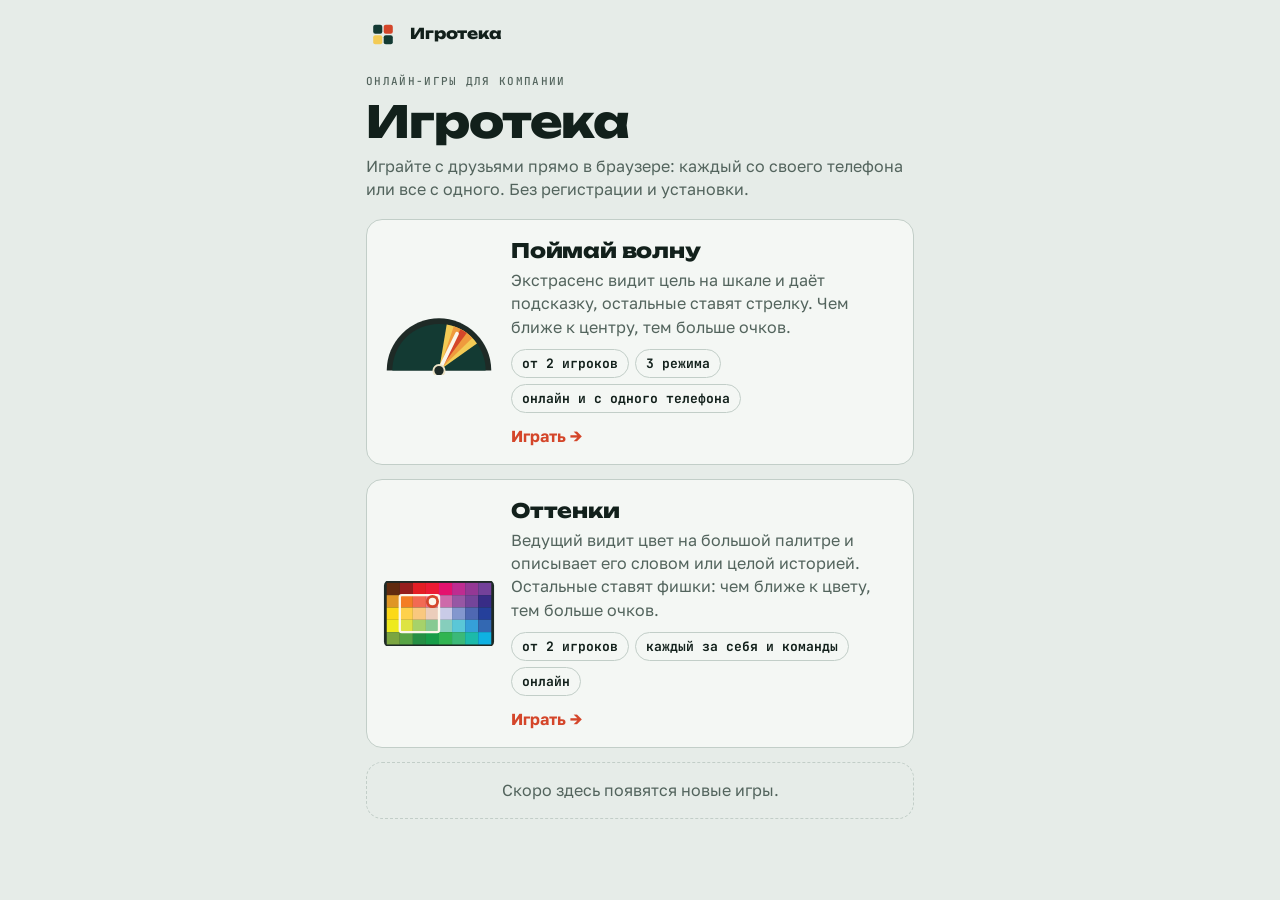
<file: index.html>
<!doctype html>
<html lang="ru">
<head>
<meta charset="utf-8">
<meta name="viewport" content="width=device-width, initial-scale=1, viewport-fit=cover">
<title>Игротека</title>
<meta name="description" content="Онлайн-игры для компании: играйте с друзьями прямо в браузере, без регистрации.">
<link rel="preconnect" href="https://fonts.googleapis.com">
<link rel="preconnect" href="https://fonts.gstatic.com" crossorigin>
<link rel="stylesheet" href="https://fonts.googleapis.com/css2?family=Golos+Text:wght@400;500;600;700&family=JetBrains+Mono:wght@500;700&family=Unbounded:wght@600;800&display=swap">
<link rel="stylesheet" href="assets/site.css">
<style>
/* Главная Игротеки: шапка, вступление, список игр карточками. */
.hub-mark{width:30px;height:30px;flex:none}
.hub-mark .a{fill:var(--accent)} .hub-mark .b{fill:var(--face)} .hub-mark .c{fill:var(--b2)}
.games{display:grid;gap:14px}
.game-card{display:grid;grid-template-columns:112px minmax(0,1fr);gap:16px;align-items:center;padding:16px;border-radius:16px;background:var(--surface);border:1px solid var(--line);color:inherit;text-decoration:none;transition:transform .12s ease, box-shadow .12s ease}
.game-card:hover{transform:translateY(-2px);box-shadow:0 6px 18px var(--shadow)}
.game-card .art{width:100%;height:auto;display:block}
.game-card h2{font-size:20px;font-weight:800;letter-spacing:-.01em;margin-bottom:4px}
.game-card p{margin:0;color:var(--muted)}
.game-card .meta{margin-top:10px;display:flex;flex-wrap:wrap;gap:6px}
.game-card .go{margin-top:12px;color:var(--accent);font-weight:700}
.soon{border:1.5px dashed var(--line);border-radius:16px;padding:16px;color:var(--muted);text-align:center;margin:0}
.a-rim{fill:var(--rim)} .a-face{fill:var(--face)} .a-b2{fill:var(--b2)} .a-b3{fill:var(--b3)} .a-b4{fill:var(--b4)}
.a-needle{stroke:var(--needle);stroke-width:4;stroke-linecap:round}
.a-hub{fill:var(--rim);stroke:var(--tick);stroke-width:2}
.h-frame{fill:none;stroke:var(--needle);stroke-width:2.5}
.h-cone{fill:var(--needle);stroke:var(--accent);stroke-width:3}
@media (max-width:420px){ .game-card{grid-template-columns:1fr} .game-card .art{max-width:180px} }
@media (prefers-reduced-motion: reduce){ .game-card{transition:none} .game-card:hover{transform:none} }
</style>
</head>
<body>
<div class="app">
  <header class="top">
    <a class="brand" href="./" aria-label="Игротека — главная" style="text-decoration:none">
      <svg class="hub-mark" viewBox="0 0 30 30" aria-hidden="true"><rect class="b" x="1" y="1" width="13" height="13" rx="3"/><rect class="a" x="16" y="1" width="13" height="13" rx="3"/><rect class="c" x="1" y="16" width="13" height="13" rx="3"/><rect class="b" x="16" y="16" width="13" height="13" rx="3"/></svg>
      <span class="wordmark">Игротека</span>
    </a>
  </header>

  <main class="view">
    <div class="hero">
      <div class="eyebrow">Онлайн-игры для компании</div>
      <h1>Игротека</h1>
      <p class="lead">Играйте с друзьями прямо в браузере: каждый со своего телефона или все с одного. Без регистрации и установки.</p>
    </div>

    <section class="games" aria-label="Игры">
      <a class="game-card" href="volna/">
        <svg class="art" viewBox="0 0 120 70" aria-hidden="true">
          <path class="a-rim" d="M4 66 A56 56 0 0 1 116 66 Z"/>
          <path class="a-face" d="M10 66 A50 50 0 0 1 110 66 Z"/>
          <path class="a-b2" d="M60 66 L68.25 16.7 A50 50 0 0 1 100.7 37 Z"/>
          <path class="a-b3" d="M60 66 L75.86 18.58 A50 50 0 0 1 95.66 30.95 Z"/>
          <path class="a-b4" d="M60 66 L83.09 21.65 A50 50 0 0 1 89.74 25.8 Z"/>
          <line class="a-needle" x1="60" y1="66" x2="79.3" y2="26.5"/>
          <circle class="a-hub" cx="60" cy="66" r="6"/>
        </svg>
        <div>
          <h2>Поймай волну</h2>
          <p>Экстрасенс видит цель на шкале и даёт подсказку, остальные ставят стрелку. Чем ближе к центру, тем больше очков.</p>
          <div class="meta"><span class="chip">от 2 игроков</span><span class="chip">3 режима</span><span class="chip">онлайн и с одного телефона</span></div>
          <div class="go">Играть →</div>
        </div>
      </a>
      <a class="game-card" href="hues/">
        <svg class="art" viewBox="0 0 120 70" aria-hidden="true">
          <rect class="a-rim" x="1" y="-1" width="118" height="72" rx="6"/>
          <rect x="4" y="2.0" width="14" height="13.2" fill="#612b0f"/><rect x="18" y="2.0" width="14" height="13.2" fill="#961e1e"/><rect x="32" y="2.0" width="14" height="13.2" fill="#e41e25"/><rect x="46" y="2.0" width="14" height="13.2" fill="#ec1b33"/><rect x="60" y="2.0" width="14" height="13.2" fill="#e4126e"/><rect x="74" y="2.0" width="14" height="13.2" fill="#be2c91"/><rect x="88" y="2.0" width="14" height="13.2" fill="#943895"/><rect x="102" y="2.0" width="14" height="13.2" fill="#73419a"/><rect x="4" y="15.2" width="14" height="13.2" fill="#df9625"/><rect x="18" y="15.2" width="14" height="13.2" fill="#f37d24"/><rect x="32" y="15.2" width="14" height="13.2" fill="#f26a53"/><rect x="46" y="15.2" width="14" height="13.2" fill="#f16d88"/><rect x="60" y="15.2" width="14" height="13.2" fill="#cd6aaa"/><rect x="74" y="15.2" width="14" height="13.2" fill="#9757a4"/><rect x="88" y="15.2" width="14" height="13.2" fill="#74459a"/><rect x="102" y="15.2" width="14" height="13.2" fill="#382c86"/><rect x="4" y="28.4" width="14" height="13.2" fill="#fcd917"/><rect x="18" y="28.4" width="14" height="13.2" fill="#fed14c"/><rect x="32" y="28.4" width="14" height="13.2" fill="#f9c87e"/><rect x="46" y="28.4" width="14" height="13.2" fill="#ebcdbb"/><rect x="60" y="28.4" width="14" height="13.2" fill="#c9cbe7"/><rect x="74" y="28.4" width="14" height="13.2" fill="#8397ce"/><rect x="88" y="28.4" width="14" height="13.2" fill="#4f68b2"/><rect x="102" y="28.4" width="14" height="13.2" fill="#25409b"/><rect x="4" y="41.6" width="14" height="13.2" fill="#eeea1e"/><rect x="18" y="41.6" width="14" height="13.2" fill="#dee343"/><rect x="32" y="41.6" width="14" height="13.2" fill="#a6d26a"/><rect x="46" y="41.6" width="14" height="13.2" fill="#87ca93"/><rect x="60" y="41.6" width="14" height="13.2" fill="#86cebc"/><rect x="74" y="41.6" width="14" height="13.2" fill="#5ac7d7"/><rect x="88" y="41.6" width="14" height="13.2" fill="#35a0d9"/><rect x="102" y="41.6" width="14" height="13.2" fill="#3368b2"/><rect x="4" y="54.8" width="14" height="13.2" fill="#7ba541"/><rect x="18" y="54.8" width="14" height="13.2" fill="#57a445"/><rect x="32" y="54.8" width="14" height="13.2" fill="#258f44"/><rect x="46" y="54.8" width="14" height="13.2" fill="#179d48"/><rect x="60" y="54.8" width="14" height="13.2" fill="#30b451"/><rect x="74" y="54.8" width="14" height="13.2" fill="#3bb978"/><rect x="88" y="54.8" width="14" height="13.2" fill="#1cbaaa"/><rect x="102" y="54.8" width="14" height="13.2" fill="#0fb1e2"/>
          <rect class="h-frame" x="18" y="15.2" width="42" height="39.6" rx="2"/>
          <circle class="h-cone" cx="53" cy="22" r="5.5"/>
        </svg>
        <div>
          <h2>Оттенки</h2>
          <p>Ведущий видит цвет на большой палитре и описывает его словом или целой историей. Остальные ставят фишки: чем ближе к цвету, тем больше очков.</p>
          <div class="meta"><span class="chip">от 2 игроков</span><span class="chip">каждый за себя и команды</span><span class="chip">онлайн</span></div>
          <div class="go">Играть →</div>
        </div>
      </a>
      <p class="soon">Скоро здесь появятся новые игры.</p>
    </section>
  </main>
</div>
</body>
</html>
</file>
<file: assets/site.css>
/* Игротека — общие стили сайта: цвета (светлая и тёмная тема), шрифты, шапка, кнопки, поля, панели, фишки, тосты.
   Каждая игра подключает этот файл и добавляет свой CSS. Цвета — только через токены. */
:root{
  color-scheme:light;
  --bg:#E6ECE8; --surface:#F4F7F4; --surface-2:#D8E2DC; --ink:#12201B; --muted:#53645D; --line:#C2CEC8; --key-edge:#B3C1BA;
  --accent:#D4462A; --accent-edge:#9E3018; --accent-ink:#FFF6F1; --focus:#1F6FD1;
  --face:#133A33; --face-2:#1A463E; --rim:#1E2A26; --tick:#EDE4C8; --shutter:#245A50; --shutter-2:#1C4C43;
  --b2:#F3CB55; --b3:#EF9A3D; --b4:#D4462A; --num:#2A140A; --needle:#FBF6EA; --needle-edge:#091714;
  --spec-l:#CFE2E9; --spec-l-ink:#123844; --spec-r:#F7DCCB; --spec-r-ink:#5A2412;
  --team0:#2B67C6; --team1:#A93A88; --good:#2F8F5B; --shadow:rgba(9,23,20,.14);
  --font-display:"Unbounded","Golos Text",system-ui,sans-serif;
  --font-body:"Golos Text",system-ui,-apple-system,"Segoe UI",Roboto,sans-serif;
  --font-mono:"JetBrains Mono",ui-monospace,"SFMono-Regular",Menlo,Consolas,monospace;
}
@media (prefers-color-scheme: dark){ :root:not([data-theme="light"]){
  --bg:#0B1412; --surface:#121F1C; --surface-2:#1B2C28; --ink:#E2EBE7; --muted:#8DA098; --line:#25362F; --key-edge:#050B0A;
  --accent:#EC6143; --accent-edge:#A93C22; --accent-ink:#1B0904; --focus:#6FA8FF;
  --face:#103530; --face-2:#164239; --rim:#26342F; --tick:#E6DDC0; --shutter:#215247; --shutter-2:#1A463C;
  --b2:#EFC54E; --b3:#EB9338; --b4:#E0553A; --num:#26120A; --needle:#FBF6EA; --needle-edge:#020807;
  --spec-l:#16323C; --spec-l-ink:#BFE0EC; --spec-r:#3E2419; --spec-r-ink:#F5CDB8;
  --team0:#6FA3F5; --team1:#E27CC6; --good:#4CC085; --shadow:rgba(0,0,0,.4);
  color-scheme:dark;
}}
:root[data-theme="dark"]{
  --bg:#0B1412; --surface:#121F1C; --surface-2:#1B2C28; --ink:#E2EBE7; --muted:#8DA098; --line:#25362F; --key-edge:#050B0A;
  --accent:#EC6143; --accent-edge:#A93C22; --accent-ink:#1B0904; --focus:#6FA8FF;
  --face:#103530; --face-2:#164239; --rim:#26342F; --tick:#E6DDC0; --shutter:#215247; --shutter-2:#1A463C;
  --b2:#EFC54E; --b3:#EB9338; --b4:#E0553A; --num:#26120A; --needle:#FBF6EA; --needle-edge:#020807;
  --spec-l:#16323C; --spec-l-ink:#BFE0EC; --spec-r:#3E2419; --spec-r-ink:#F5CDB8;
  --team0:#6FA3F5; --team1:#E27CC6; --good:#4CC085; --shadow:rgba(0,0,0,.4);
  color-scheme:dark;
}

*{box-sizing:border-box}
[hidden]{display:none!important}
html{-webkit-text-size-adjust:100%}
:root{padding-top:env(safe-area-inset-top, 0px);padding-bottom:env(safe-area-inset-bottom, 0px)}
body{margin:0}
img{max-width:100%}
#vHome.invited .hero{order:-2} #vHome.invited .panel-online{order:-1}
body{background:var(--bg);color:var(--ink);font-family:var(--font-body);font-size:16px;line-height:1.45;-webkit-font-smoothing:antialiased}
.app{max-width:580px;margin:0 auto;padding-left:max(16px, env(safe-area-inset-left, 0px));padding-right:max(16px, env(safe-area-inset-right, 0px));padding-block:12px 48px;display:flex;flex-direction:column;gap:18px}
main{display:flex;flex-direction:column}
.view{display:flex;flex-direction:column;gap:18px;min-width:0}

/* Шапка */
.top{display:flex;align-items:center;justify-content:space-between;gap:12px;min-height:44px}
.brand{display:flex;align-items:center;gap:10px;background:none;border:0;color:inherit;padding:4px 0;cursor:pointer;font:inherit;border-radius:8px}
.brand svg{width:34px;height:21px;flex:none}
.logo-face{fill:var(--face)}
.logo-needle{stroke:var(--accent);stroke-width:2.6;stroke-linecap:round;fill:none}
.logo-hub{fill:var(--accent)}
.wordmark{font-family:var(--font-display);font-weight:800;font-size:15px;letter-spacing:-.01em;white-space:nowrap}
.top-right{display:flex;align-items:center;gap:6px;min-width:0}

/* Типографика */
h1,h2,h3{font-family:var(--font-display);margin:0;text-wrap:balance}
h1{font-size:clamp(30px, 9vw, 44px);line-height:1.02;font-weight:800;letter-spacing:-.025em}
h1.h-sm{font-size:clamp(24px, 7vw, 32px)}
h2{font-size:15px;font-weight:600;letter-spacing:.005em}
.lead{color:var(--muted);margin:0;max-width:60ch}
.eyebrow{font-family:var(--font-mono);font-size:11px;font-weight:500;letter-spacing:.12em;text-transform:uppercase;color:var(--muted)}
.msg{color:var(--muted);margin:0}
.msg b,.msg strong{color:var(--ink);font-weight:600}
.small{font-size:13px}
.mono{font-family:var(--font-mono)}
.hero{display:flex;flex-direction:column;gap:10px}
.stack{display:flex;flex-direction:column;gap:12px}

/* Поверхности */
.panel{background:var(--surface);border:1px solid var(--line);border-radius:16px;padding:16px;display:flex;flex-direction:column;gap:12px;min-width:0}

/* Кнопки-клавиши */
.btn{appearance:none;border:0;border-radius:12px;min-height:48px;padding:0 18px;font:600 16px/1.1 var(--font-body);cursor:pointer;display:inline-flex;align-items:center;justify-content:center;gap:8px;background:var(--surface-2);color:var(--ink);box-shadow:0 3px 0 var(--key-edge);transition:transform .06s ease, box-shadow .06s ease;text-align:center}
.btn:active:not([disabled]){transform:translateY(2px);box-shadow:0 1px 0 var(--key-edge)}
.btn-primary{background:var(--accent);color:var(--accent-ink);box-shadow:0 3px 0 var(--accent-edge)}
.btn-primary:active:not([disabled]){box-shadow:0 1px 0 var(--accent-edge)}
.btn[disabled]{opacity:.45;cursor:not-allowed}
.btn-block{width:100%}
.btn-quiet{appearance:none;background:none;border:0;color:var(--muted);min-height:40px;padding:0 8px;font:500 14px var(--font-body);cursor:pointer;text-decoration:underline;text-underline-offset:3px;border-radius:8px;align-self:center}
.btn-quiet:hover{color:var(--ink)}
.row{display:flex;gap:10px;flex-wrap:wrap;align-items:stretch}
.row > .btn{flex:1 1 auto}
.row > input{flex:1 1 140px}
.nudge .btn:not(.grow){flex:0 0 56px;font-size:22px;padding:0}
.nudge .grow{flex:1 1 auto}
:focus-visible{outline:3px solid var(--focus);outline-offset:2px}

/* Поля и переключатели */
.field{display:flex;flex-direction:column;gap:6px;min-width:0}
.field > label,.label{font-size:13px;color:var(--muted);font-weight:500}
input[type=text]{height:48px;border-radius:12px;border:1px solid var(--line);background:var(--bg);color:var(--ink);padding:0 14px;font:500 16px var(--font-body);width:100%;min-width:0}
input[type=text]::placeholder{color:var(--muted);opacity:.75}
input.code-input{font-family:var(--font-mono);font-weight:700;letter-spacing:.2em;text-transform:uppercase}
.seg{display:flex;background:var(--surface-2);border-radius:12px;padding:4px;gap:4px}
.seg button{flex:1;min-height:40px;border:0;border-radius:9px;background:none;color:var(--muted);font:600 14px var(--font-body);cursor:pointer;padding:0 8px}
.seg button[aria-pressed="true"]{background:var(--surface);color:var(--ink);box-shadow:0 1px 3px var(--shadow)}


/* Счёт и игроки */
.chip{display:inline-flex;align-items:center;gap:6px;padding:5px 10px;border-radius:999px;background:var(--surface);border:1px solid var(--line);font:700 13px var(--font-mono);white-space:nowrap}
.chip b{font-variant-numeric:tabular-nums}
.chip.is-active{border-color:var(--team-c);box-shadow:inset 0 0 0 1px var(--team-c)}
.t0{--team-c:var(--team0)} .t1{--team-c:var(--team1)}
.tdot{width:9px;height:9px;border-radius:50%;background:var(--team-c);flex:none}

.toast{position:fixed;left:50%;transform:translateX(-50%);bottom:calc(16px + env(safe-area-inset-bottom, 0px));width:max-content;max-width:calc(100% - 32px);background:var(--ink);color:var(--bg);padding:12px 16px;border-radius:12px;font-weight:500;font-size:15px;box-shadow:0 8px 28px var(--shadow);z-index:20}

.dots::after{content:"…";display:inline-block;margin-left:1px;animation:blink 1.2s ease-in-out infinite}
@keyframes blink{50%{opacity:.2}}
@media (prefers-reduced-motion: reduce){ .dots::after{animation:none} .btn{transition:none} }
@media (max-width:380px){ .wordmark{display:none} }

/* Документ вне Claude */
html{-webkit-text-size-adjust:100%}
:root{padding-top:env(safe-area-inset-top, 0px);padding-bottom:env(safe-area-inset-bottom, 0px)}
body{margin:0}
img{max-width:100%}

/* Счётчик раундов */
.setting{display:flex;justify-content:space-between;align-items:center;gap:12px;flex-wrap:wrap}
.stepper{display:inline-flex;align-items:center;gap:4px;background:var(--surface-2);border-radius:12px;padding:4px}
.stepper button{width:44px;height:40px;border:0;border-radius:9px;background:var(--surface);color:var(--ink);font:600 20px/1 var(--font-body);cursor:pointer;box-shadow:0 1px 3px var(--shadow)}
.stepper button[disabled]{opacity:.4;cursor:not-allowed}
.stepper output{min-width:48px;text-align:center;font:700 20px var(--font-mono);font-variant-numeric:tabular-nums}
.mode-name{font-family:var(--font-display);font-weight:600;font-size:17px;margin:0}
.back-link{align-self:flex-start;color:var(--muted);font:500 14px var(--font-body);text-decoration:none;border-radius:8px;padding:4px 0}
.back-link:hover{color:var(--ink);text-decoration:underline;text-underline-offset:3px}
</file>
